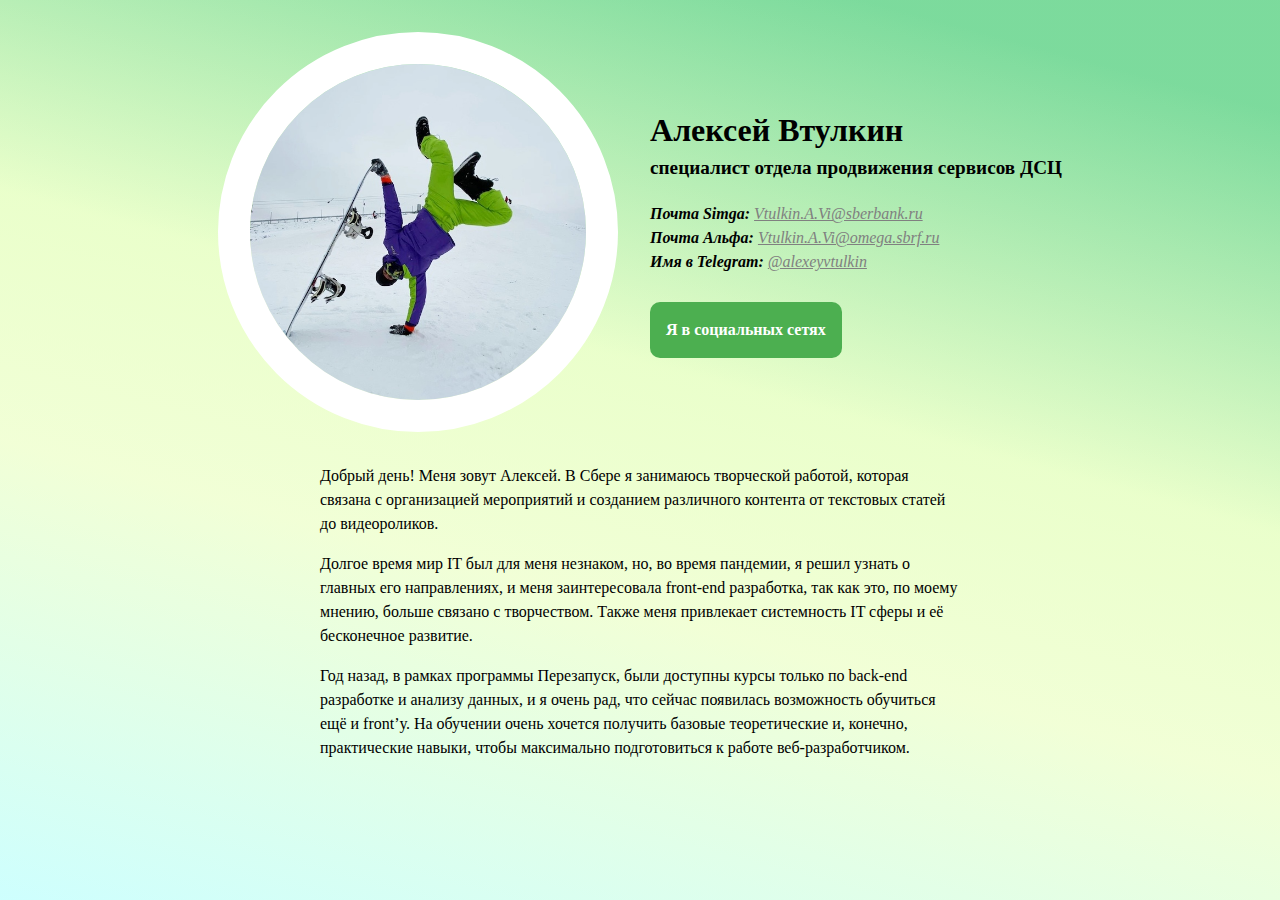
<file: index.html>
<html>
	<head>
		<meta charset="utf-8">
		<title>Студент Алексей Втулкин</title>
		<link rel="stylesheet" href="reset.css">
		<link rel="stylesheet" href="style.css">
	</head>
	<body>
		<div class="person">

			<div class="person__info">
				<div class="avatar">
					<img class="avatar__picture" src="./avatar.jpeg" />
					<img class="avatar__picture2" src="./avatar2.jpeg" />
				</div>

				<div class="person__contacts">

					<div class="contacts">
						<div class="contacts__name">Алексей Втулкин</div>
						<div class="contacts__role">специалист отдела продвижения сервисов ДСЦ</div>

						<ul class="contacts__links">
							<li class="contacts__item">
								<span class="contacts__title">Почта Simga</span>
								<a class="contacts__link" href="mailto: Vtulkin.A.Vi@sberbank.ru">Vtulkin.A.Vi@sberbank.ru</a>
							</li>
							<li class="contacts__item">
								<span class="contacts__title">Почта Альфа</span>
								<a class="contacts__link" href="mailto: Vtulkin.A.Vi@omega.sbrf.ru">Vtulkin.A.Vi@omega.sbrf.ru</a>
							</li>
							<li class="contacts__item">
								<span class="contacts__title">Имя в Telegram</span>
								<a class="contacts__link" href="tg://resolve?domain=alexeyvtulkin">@alexeyvtulkin</a>
							</li>
						</ul>

						<div class="dropdown">
						   <button class="dropbutton">Я в социальных сетях</button>
						   <div class="dropdowncontent">
							   <a href="https://vk.com/x_lit">Вконтакте</a>
							   <a href="https://www.instagram.com/alexeyvtulkin/">Instagram</a>
							   <a href="https://www.facebook.com/profile.php?id=100000106501343">Facebook</a>
						   </div>
						</div>
					</div>
			    </div>
			</div>

			<div class="person__details">
				<p class="paragraph">
					Добрый день! Меня зовут Алексей. В Сбере я занимаюсь творческой работой, которая связана с организацией мероприятий и созданием различного контента от текстовых статей до видеороликов.
				</p>

				<p class="paragraph">
					Долгое время мир IT был для меня незнаком, но, во время пандемии, я решил узнать о главных его направлениях, и меня заинтересовала front-end разработка, так как это, по моему мнению, больше связано с творчеством. Также меня привлекает системность IT сферы и её бесконечное развитие.
				</p>

				<p class="paragraph paragraph_last	">
					Год назад, в рамках программы Перезапуск, были доступны курсы только по back-end разработке и анализу данных, и я очень рад, что сейчас появилась возможность обучиться ещё и front’у. На обучении очень хочется получить базовые теоретические и, конечно, практические навыки, чтобы максимально подготовиться к работе веб-разработчиком.
				</p>
			</div>
		</div>
	</body>
</html>
</file>
<file: style.css>
body,
html {
	width: 100%;
	background: rgb(0,255,250);
	background: linear-gradient(15deg, rgba(0,255,250,0.1) 0%, rgba(217,255,142,0.2) 37%, rgba(214,255,154,0.3) 57%, rgba(0,184,63,0.3) 91%);
	font-size: 16px;
}
.person {

	display: flex;
	flex-direction: column;
	justify-content: center;

}
.person__info {
    display: flex;
	justify-content: center;
	flex-direction: row;
	flex-wrap: wrap;


}
.person__contacts {
    display: flex;
	justify-content: center;
	flex-direction: column;
    

}

.dropbutton {
    background-color: #4CAF50;
    color: white;
	font-weight: bold;
    padding: 16px;
	margin-top: 28px;
	border-radius: 10px;
    font-size: 16px;
    border: none;
}

.dropdown {
    position: relative;
    display: inline-block;
}

.dropdowncontent {
    display: none;
    position: absolute;
    background-color: #f1f1f1;
	text-align: center;
	border-radius: 10px;
    min-width: 190px;
    box-shadow: 0px 8px 16px 0px rgba(0,0,0,0.2);
    z-index: 100;
}

.dropdowncontent a {
    color: black;
    padding: 12px 16px;
    text-decoration: none;
    display: block;
}

.dropdowncontent a:hover {background-color: #ddd;}

.dropdown:hover .dropdowncontent {display: block;}

.dropdown:hover .dropbutton {background-color: #3e8e41;}

.person__details {
	width: 50%;
	margin: auto;
}
.avatar {
	padding-top: 32px;

}
.avatar__picture {

	border-radius: 50%;
	width: 400px;
	border: 32px solid white;
	margin-bottom: 32px;
	margin-right: 32px;
	max-width: 100%;
	height: auto;
	transition: 1s;
	
}

.avatar__picture2 {

display: block;
	border-radius: 50%;
	width: 400px;
	border: 32px solid white;
	margin-bottom: 32px;
	margin-right: 32px;
	max-width: 100%;
	height: auto;
	transition: 1s;
	opacity: 0;
	position: absolute;
	z-index: 1000;
	top:32px
}

.avatar__picture:hover {
	cursor: default;
    transform: rotate(180deg);
    transition: 1s;
	opacity: 0;
	
	
} 

.avatar__picture2:hover {
	cursor: default;
    transform: rotate(360deg);
	transition: 1s;
	opacity: 1;

}


.contacts {
	/* добавьте ваш код  */
}
.contacts__name {
	font-size: 32px;
	font-weight: bold;
}
.contacts__role {
	font-size: 19.2px;
	font-weight: bold;
	padding-bottom: 20px;
}
.contacts__item {
	/* добавьте ваш код  */
}
.contacts__title {
	font-weight: bold;
	font-style: italic;
}
.contacts__title:after {
	content: ":";
}

.contacts__links {

}


.contacts__link {
	font-style: italic;
	color: grey;
}

.contacts__link:hover {
	color: blue;
}
.paragraph {
	font-size: 16px;
	margin-bottom: 16px;

}
.paragraph_last {
	font-size: 16px;
	margin-bottom: 48px;
}
</file>
